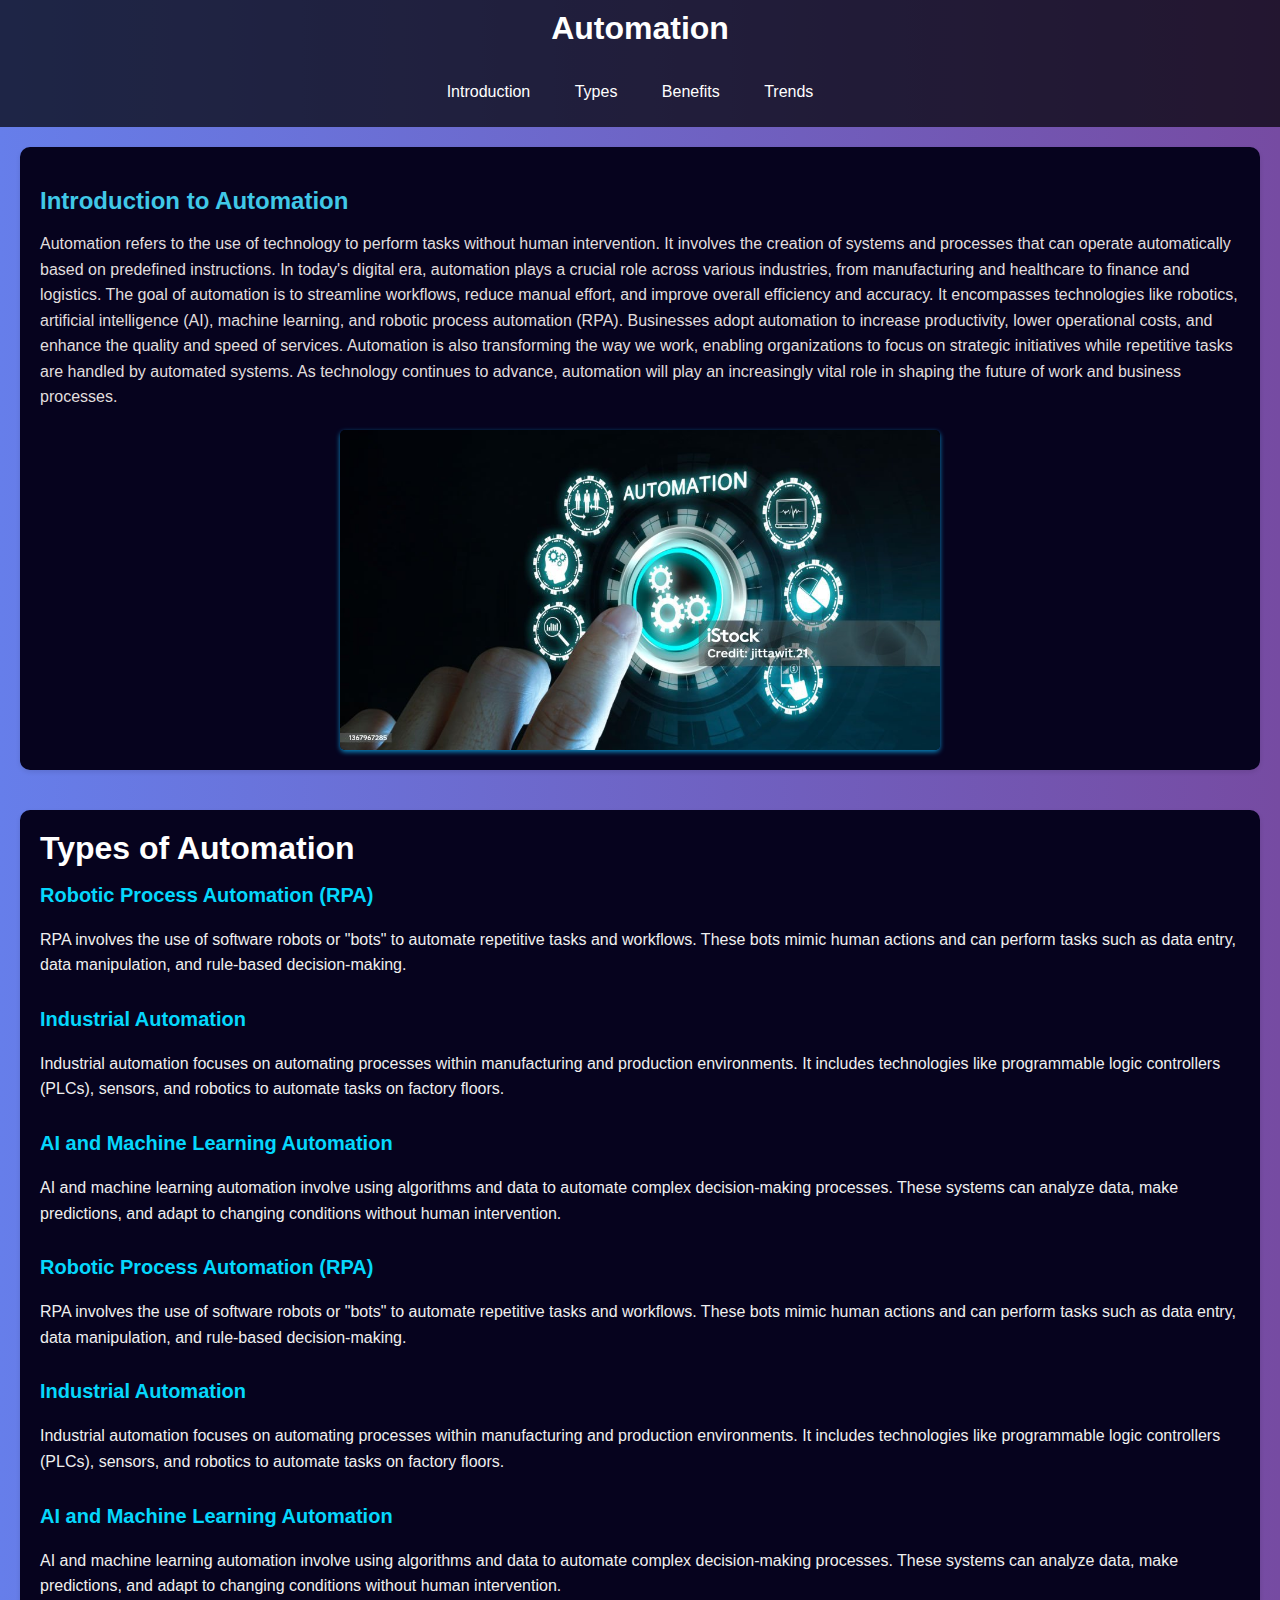
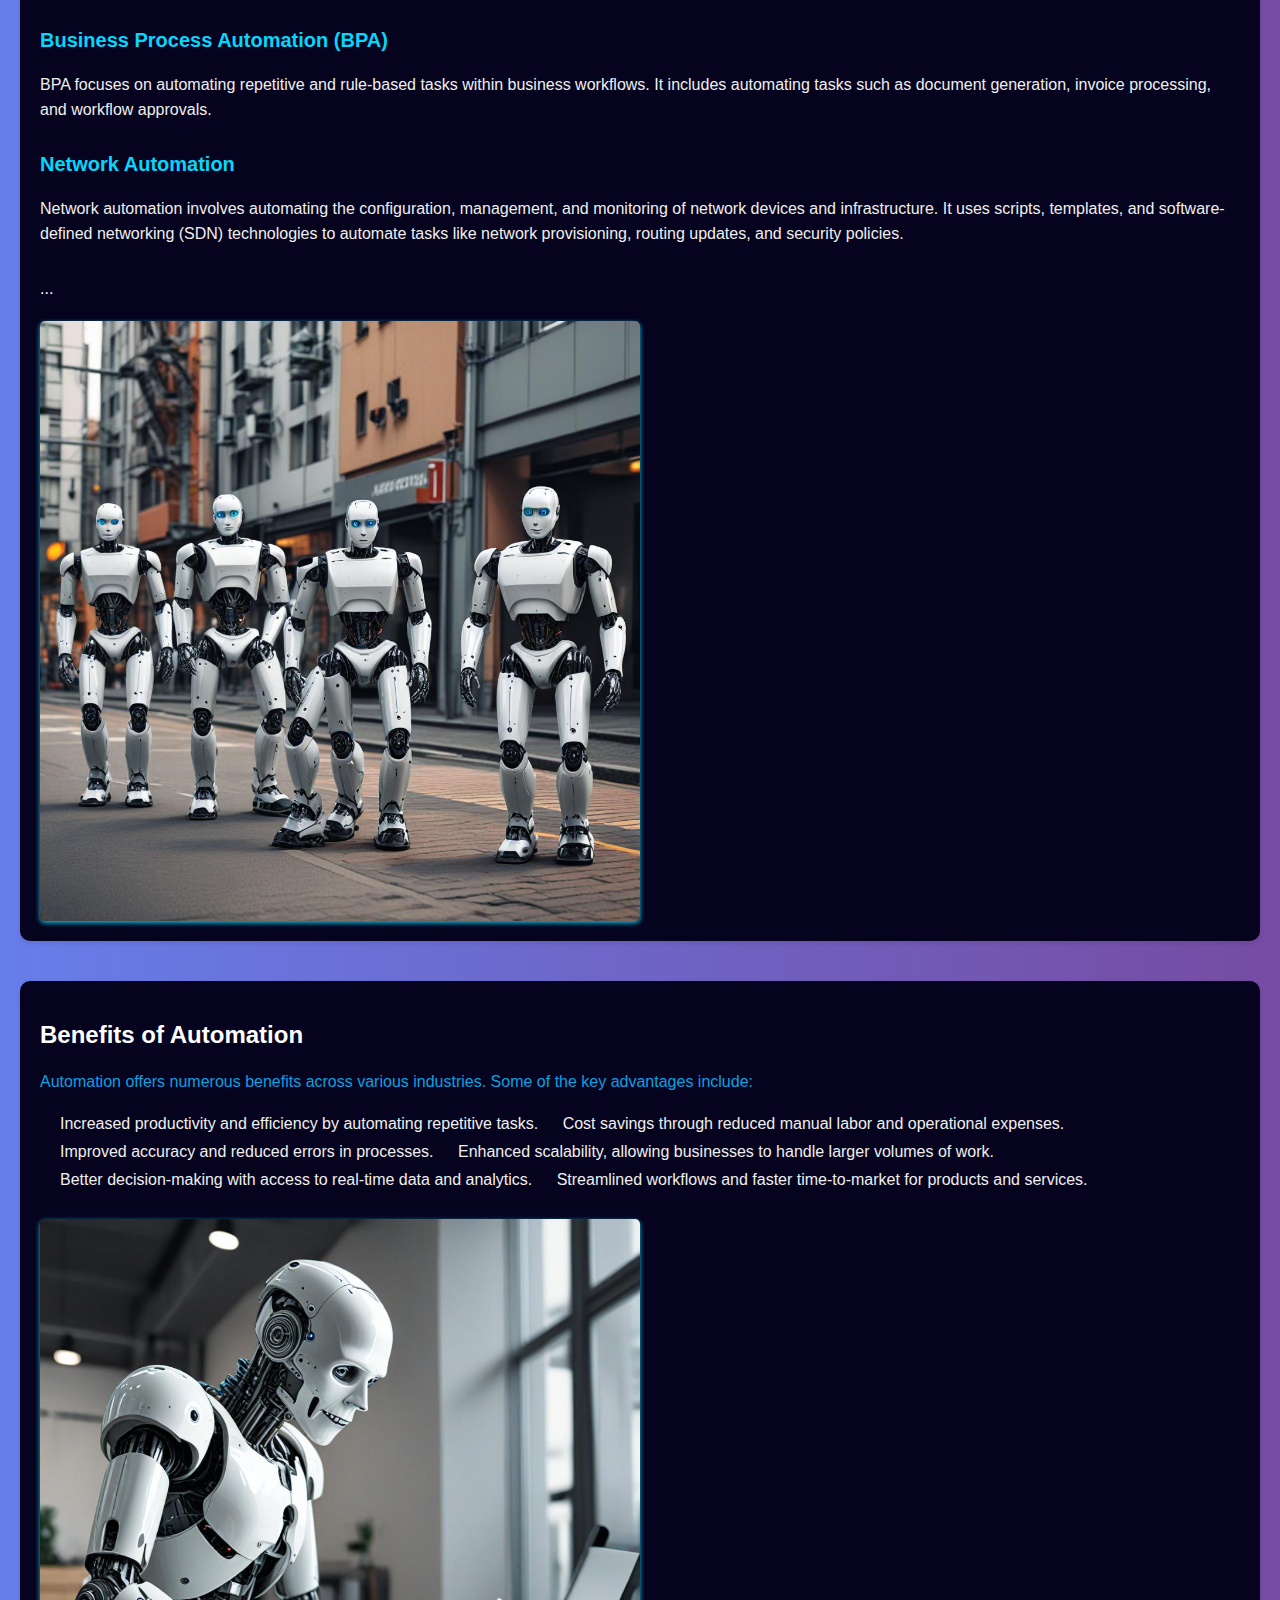
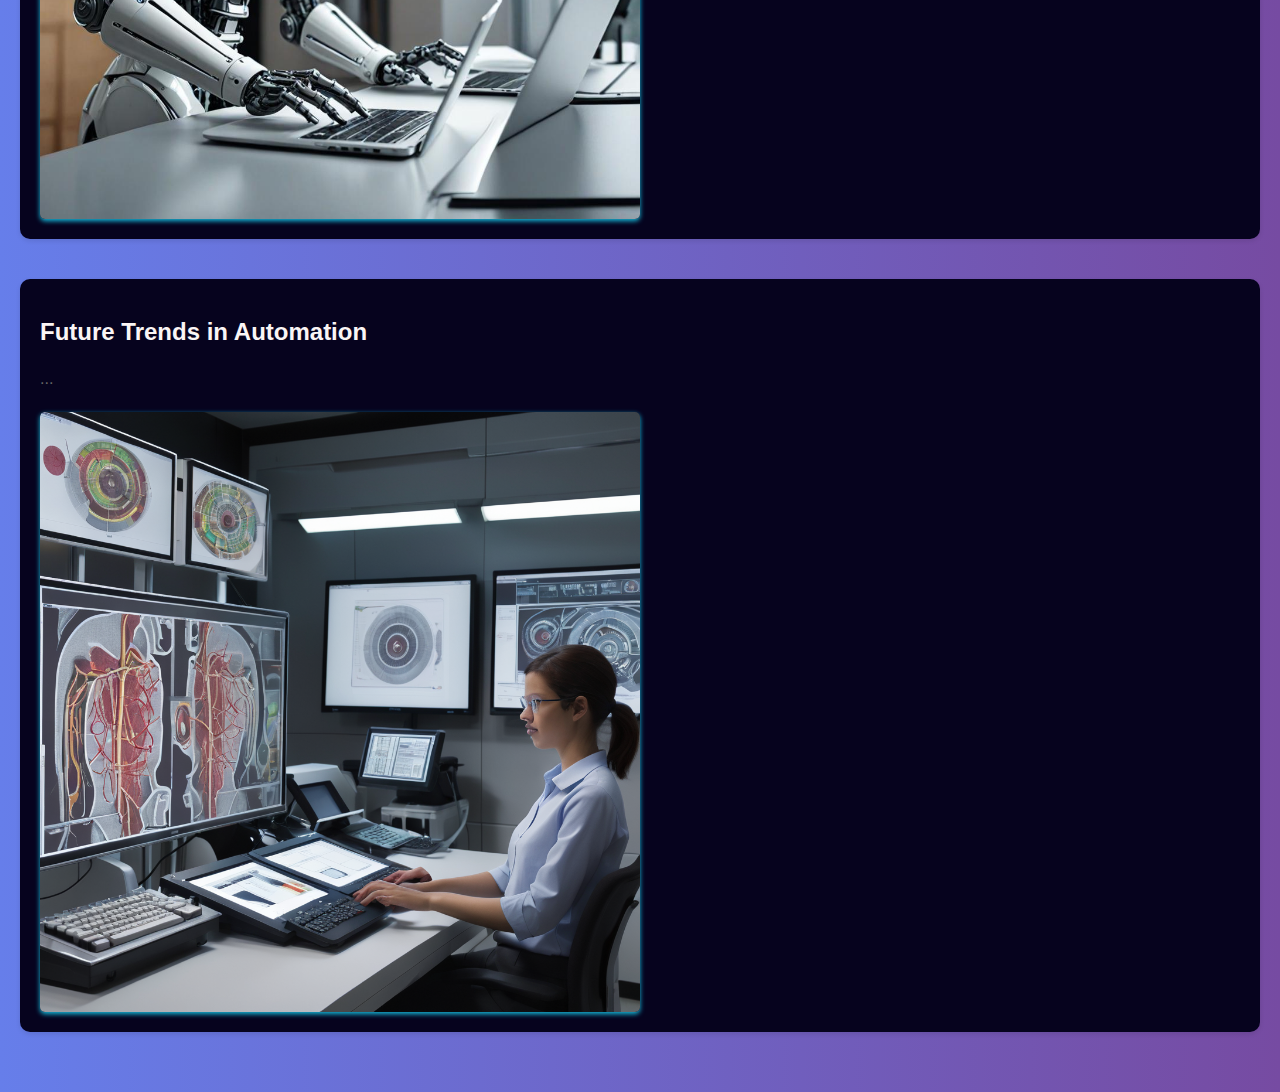
<file: power of ai section html pages/Automation.html>
<!DOCTYPE html>
<html lang="en">
  <head>
    <meta charset="UTF-8" />
    <meta name="viewport" content="width=device-width, initial-scale=1.0" />
    <title>Automation</title>
    <link rel="stylesheet" href="Automation.css">
  </head>
  <body>
    <header>
      <h1>Automation</h1>
    </header>

    <nav id="navbar">
      <ul>
        <li><a href="#introduction">Introduction</a></li>
        <li><a href="#types">Types</a></li>
        <li><a href="#benefits">Benefits</a></li>
        <li><a href="#trends">Trends</a></li>
      </ul>
    </nav>

    <main>
      <section id="introduction" class="section">
        <h2>Introduction to Automation</h2>
        <p>
          Automation refers to the use of technology to perform tasks without
          human intervention. It involves the creation of systems and processes
          that can operate automatically based on predefined instructions. In
          today's digital era, automation plays a crucial role across various
          industries, from manufacturing and healthcare to finance and
          logistics. The goal of automation is to streamline workflows, reduce
          manual effort, and improve overall efficiency and accuracy. It
          encompasses technologies like robotics, artificial intelligence (AI),
          machine learning, and robotic process automation (RPA). Businesses
          adopt automation to increase productivity, lower operational costs,
          and enhance the quality and speed of services. Automation is also
          transforming the way we work, enabling organizations to focus on
          strategic initiatives while repetitive tasks are handled by automated
          systems. As technology continues to advance, automation will play an
          increasingly vital role in shaping the future of work and business
          processes.
        </p>
        <img src="istockphoto-1367967285-1024x1024.jpg" alt="Introduction to Automation" />
      </section>

      <section id="types" class="section">
        <h1>Types of Automation</h1>
        <section id="rpa" class="automation-type">
            <h2>Robotic Process Automation (RPA)</h2>
            <div class="info">
                <p>RPA involves the use of software robots or "bots" to automate repetitive tasks and workflows. These bots mimic human actions and can perform tasks such as data entry, data manipulation, and rule-based decision-making.</p>
            </div>
        </section>

        <section id="industrial" class="automation-type">
            <h2>Industrial Automation</h2>
            <div class="info">
                <p>Industrial automation focuses on automating processes within manufacturing and production environments. It includes technologies like programmable logic controllers (PLCs), sensors, and robotics to automate tasks on factory floors.</p>
            </div>
        </section>

        <section id="ai-ml" class="automation-type">
            <h2>AI and Machine Learning Automation</h2>
            <div class="info">
                <p>AI and machine learning automation involve using algorithms and data to automate complex decision-making processes. These systems can analyze data, make predictions, and adapt to changing conditions without human intervention.</p>
            </div>
        </section>
        <section id="rpa" class="automation-type">
            <h2>Robotic Process Automation (RPA)</h2>
            <div class="info">
                <p>RPA involves the use of software robots or "bots" to automate repetitive tasks and workflows. These bots mimic human actions and can perform tasks such as data entry, data manipulation, and rule-based decision-making.</p>
            </div>
        </section>

        <section id="industrial" class="automation-type">
            <h2>Industrial Automation</h2>
            <div class="info">
                <p>Industrial automation focuses on automating processes within manufacturing and production environments. It includes technologies like programmable logic controllers (PLCs), sensors, and robotics to automate tasks on factory floors.</p>
            </div>
        </section>

        <section id="ai-ml" class="automation-type">
            <h2>AI and Machine Learning Automation</h2>
            <div class="info">
                <p>AI and machine learning automation involve using algorithms and data to automate complex decision-making processes. These systems can analyze data, make predictions, and adapt to changing conditions without human intervention.</p>
            </div>
        </section>

        <section id="bpa" class="automation-type">
            <h2>Business Process Automation (BPA)</h2>
            <div class="info">
                <p>BPA focuses on automating repetitive and rule-based tasks within business workflows. It includes automating tasks such as document generation, invoice processing, and workflow approvals.</p>
            </div>
        </section>

        <section id="network" class="automation-type">
            <h2>Network Automation</h2>
            <div class="info">
                <p>Network automation involves automating the configuration, management, and monitoring of network devices and infrastructure. It uses scripts, templates, and software-defined networking (SDN) technologies to automate tasks like network provisioning, routing updates, and security policies.</p>
            </div>
        </section>
        <p>...</p>
        <img src="7be05990-a7cc-4052-bc51-11d6bda35457.png" alt="Types of Automation" />
      </section>

      <section id="benefits" class="section">
        <h2>Benefits of Automation</h2>
        <p>
          Automation offers numerous benefits across various industries. Some of the key advantages include:
        </p>
        <ul>
          <li>Increased productivity and efficiency by automating repetitive tasks.</li>
          <li>Cost savings through reduced manual labor and operational expenses.</li>
          <li>Improved accuracy and reduced errors in processes.</li>
          <li>Enhanced scalability, allowing businesses to handle larger volumes of work.</li>
          <li>Better decision-making with access to real-time data and analytics.</li>
          <li>Streamlined workflows and faster time-to-market for products and services.</li>
        </ul>
        <img src="53662c9a-da1d-4756-ace7-e32d052d01d1.png" alt="Benefits of Automation" />
    </section>


      <section id="trends" class="section">
        <h2>Future Trends in Automation</h2>
        <p>...</p>
        <img
          src="Enable machines f20c4864-3522-40ea-aaa4-60c59afde768.png"
          alt="Future Trends in Automation"
        />
      </section>
    </main>

    <script>

        window.addEventListener("scroll", function () {
          const scrollPos = window.scrollY;

          sections.forEach((section) => {
            const topOffset = section.offsetTop - navbar.offsetHeight;
            const bottomOffset = topOffset + section.offsetHeight;

            if (scrollPos >= topOffset && scrollPos < bottomOffset) {
              navbar
                .querySelector('a[href="#' + section.id + '"]')
                .z.add("active");
            } else {
              navbar
                .querySelector('a[href="#' + section.id + '"]')
                .classList.remove("active");
            }
          });
        });

        navbar.addEventListener("click", function (event) {
          if (event.target.nodeName === "A") {
            event.preventDefault();
            const targetId = event.target.getAttribute("href").slice(1);
            const targetSection = document.getElementById(targetId);
            const offsetTop = targetSection.offsetTop - navbar.offsetHeight + 1;

            window.scroll({
              top: offsetTop,
              behavior: "smooth",
            });
          }
        });
      });
    </script>
    
  </body>
</html>
</file>
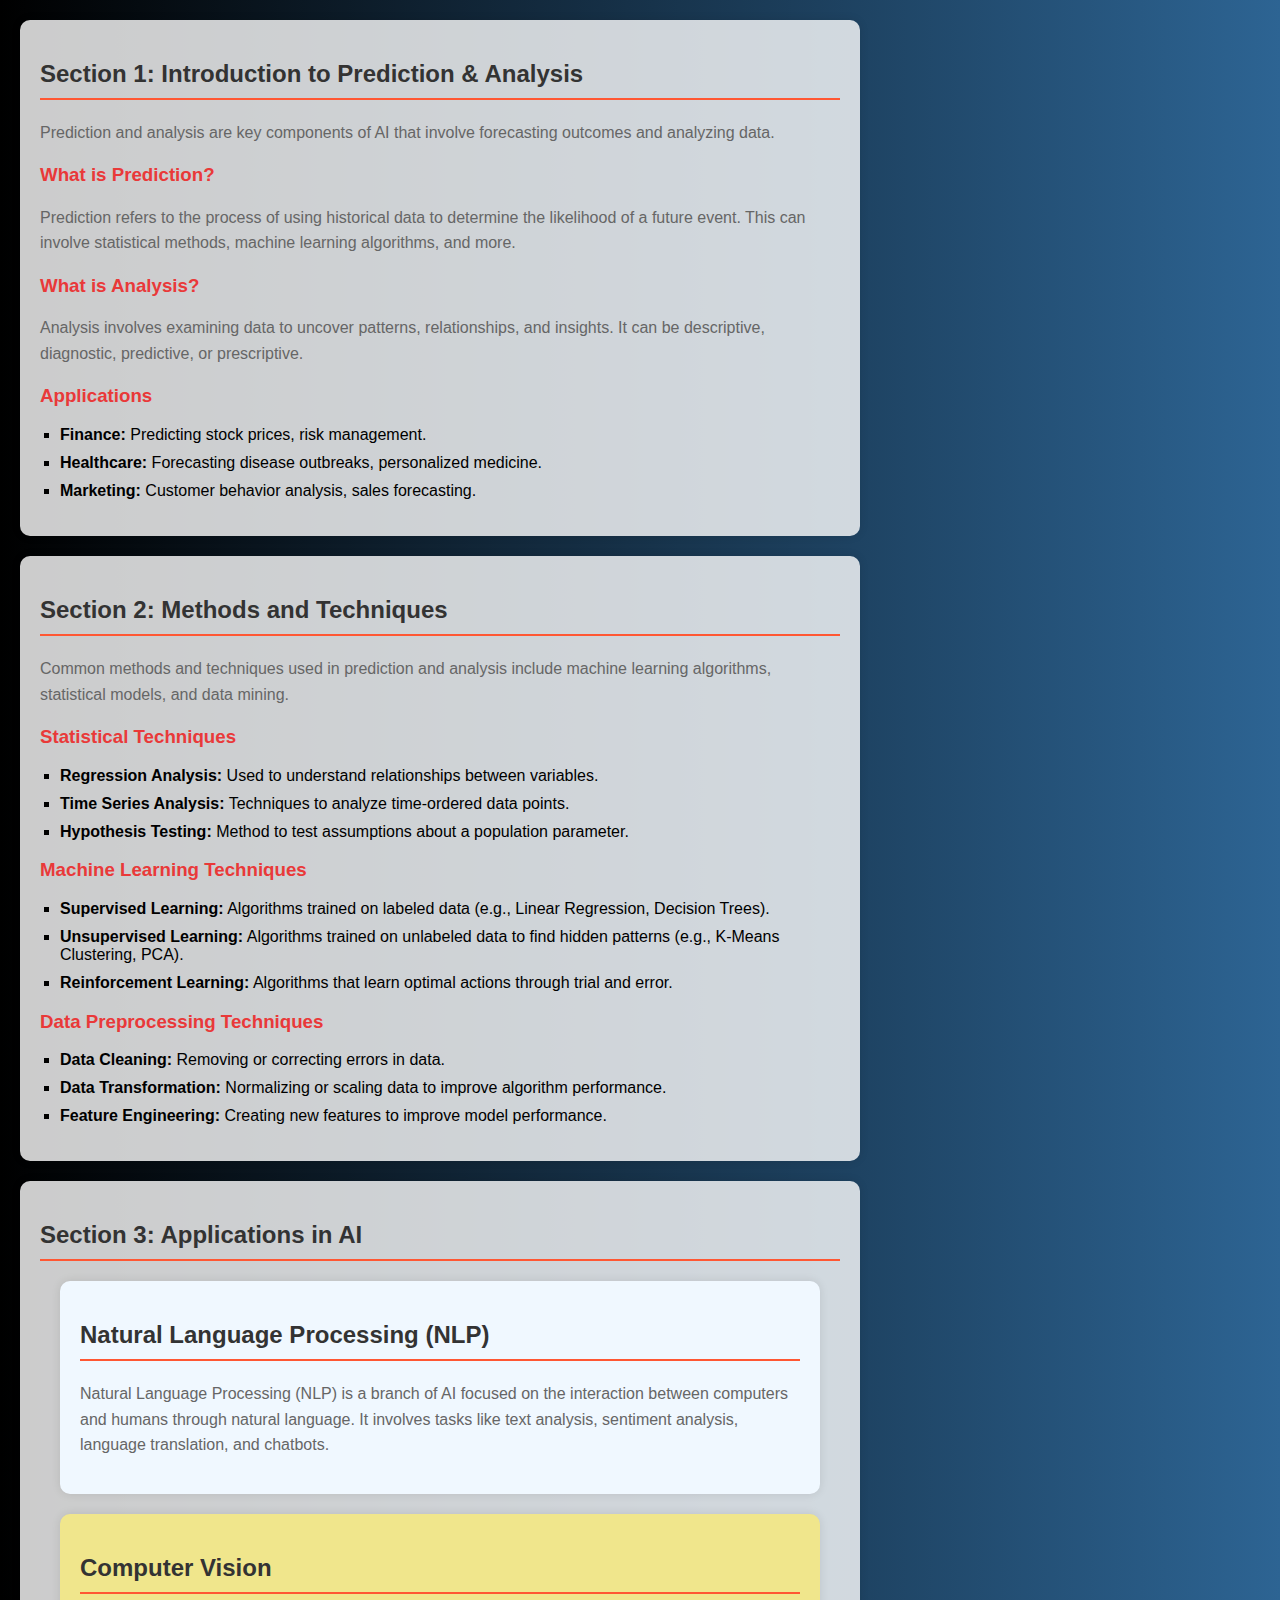
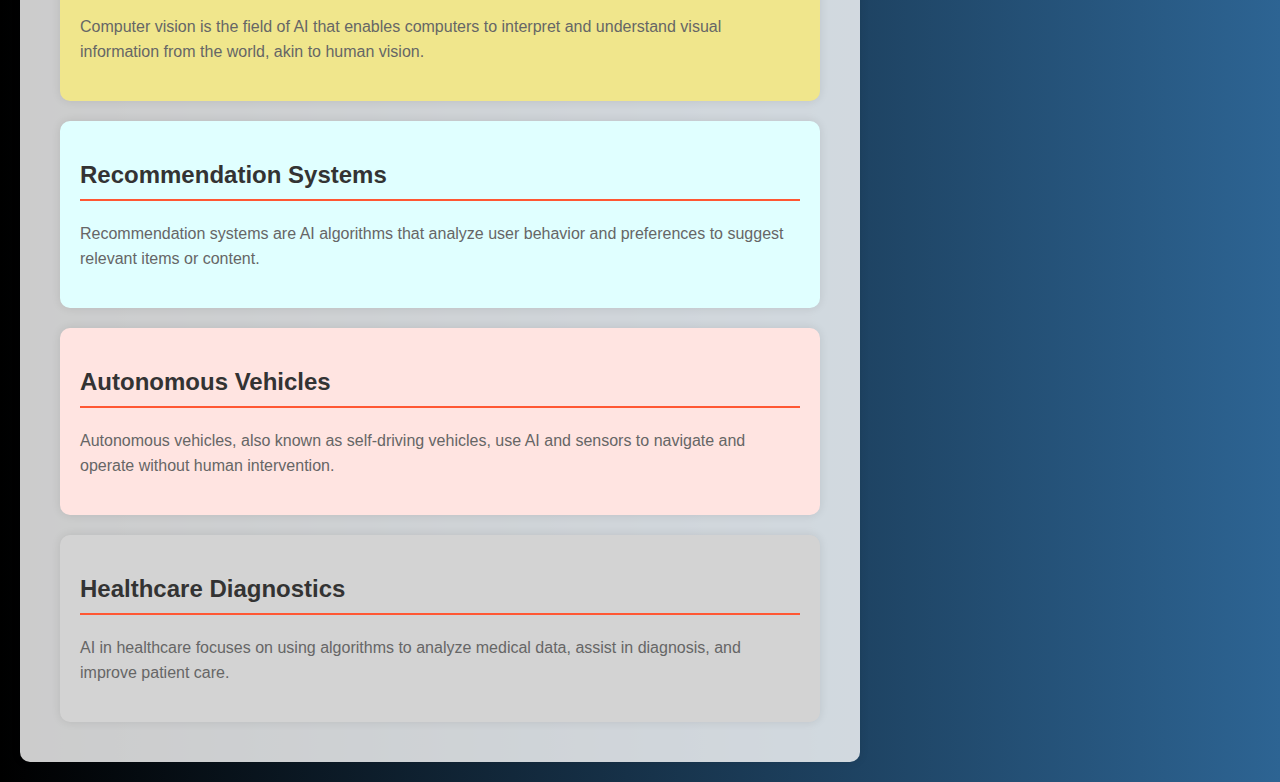
<file: power of ai section html pages/Prediction&Analysis .html>
<!DOCTYPE html>
<html lang="en">

<head>
    <meta charset="UTF-8">
    <meta name="viewport" content="width=device-width, initial-scale=1.0">
    <link rel="stylesheet" href="Prediction&Analysis .css">
    <title>Prediction & Analysis</title>
    <style>
        body {
            background: linear-gradient(to right, #000000, #2d6493);
            font-family: Arial, sans-serif;
        }

        .section {
            padding: 20px;
            margin: 20px;
            background-color: rgba(255, 255, 255, 0.8);
            border-radius: 10px;
        }

h3 {
    display: block;
    font-size: 1.17em;
    margin-block-start: 1em;
    margin-block-end: 1em;
    margin-inline-start: 0px;
    margin-inline-end: 0px;
    font-weight: bold;
    unicode-bidi: isolate;
    list-style: none;
}
    </style>
</head>

<body>
    <div class="section" id="section1">
        <h2>Section 1: Introduction to Prediction & Analysis</h2>
        <p id="section1-content">
            Prediction and analysis are crucial components in the realm of data science and analytics. They involve various techniques and tools to forecast future trends based on historical data. Understanding these concepts is essential for making informed decisions in numerous fields such as finance, healthcare, and marketing.
        </p>
        <h3>What is Prediction?</h3>
        <p>
            Prediction refers to the process of using historical data to determine the likelihood of a future event. This can involve statistical methods, machine learning algorithms, and more.
        </p>
        <h3>What is Analysis?</h3>
        <p>
            Analysis involves examining data to uncover patterns, relationships, and insights. It can be descriptive, diagnostic, predictive, or prescriptive.
        </p>
        <h3>Applications</h3>
        <ul>
            <li><strong>Finance:</strong> Predicting stock prices, risk management.</li>
            <li><strong>Healthcare:</strong> Forecasting disease outbreaks, personalized medicine.</li>
            <li><strong>Marketing:</strong> Customer behavior analysis, sales forecasting.</li>
        </ul>
    </div>
</body>

<div class="section" id="section2">
    <h2>Section 2: Methods and Techniques</h2>
    <p id="section2-content">
        Methods and techniques in data analysis and prediction are essential for extracting meaningful insights from data. These techniques can be broadly categorized into statistical methods and machine learning algorithms.
    </p>
    <h3>Statistical Techniques</h3>
    <ul>
        <li><strong>Regression Analysis:</strong> Used to understand relationships between variables.</li>
        <li><strong>Time Series Analysis:</strong> Techniques to analyze time-ordered data points.</li>
        <li><strong>Hypothesis Testing:</strong> Method to test assumptions about a population parameter.</li>
    </ul>
    <h3>Machine Learning Techniques</h3>
    <ul>
        <li><strong>Supervised Learning:</strong> Algorithms trained on labeled data (e.g., Linear Regression, Decision Trees).</li>
        <li><strong>Unsupervised Learning:</strong> Algorithms trained on unlabeled data to find hidden patterns (e.g., K-Means Clustering, PCA).</li>
        <li><strong>Reinforcement Learning:</strong> Algorithms that learn optimal actions through trial and error.</li>
    </ul>
    <h3>Data Preprocessing Techniques</h3>
    <ul>
        <li><strong>Data Cleaning:</strong> Removing or correcting errors in data.</li>
        <li><strong>Data Transformation:</strong> Normalizing or scaling data to improve algorithm performance.</li>
        <li><strong>Feature Engineering:</strong> Creating new features to improve model performance.</li>
    </ul>
</div>

<div class="section" id="section3">
        <h2>Section 3: Applications in AI</h2>
        <div class="section" id="nlp">
            <h2>Natural Language Processing (NLP)</h2>
            <p>
                Natural Language Processing (NLP) is a branch of AI focused on the interaction between computers and humans through natural language. It involves tasks like text analysis, sentiment analysis, language translation, and chatbots.
            </p>
            <!-- Add more detailed information here -->
        </div>
    
        <div class="section" id="computer-vision">
            <h2>Computer Vision</h2>
            <p>
                Computer vision is the field of AI that enables computers to interpret and understand visual information from the world, akin to human vision.
            </p>
            <!-- Add more detailed information here -->
        </div>
    
        <div class="section" id="recommendation-systems">
            <h2>Recommendation Systems</h2>
            <p>
                Recommendation systems are AI algorithms that analyze user behavior and preferences to suggest relevant items or content.
            </p>
            <!-- Add more detailed information here -->
        </div>
    
        <div class="section" id="autonomous-vehicles">
            <h2>Autonomous Vehicles</h2>
            <p>
                Autonomous vehicles, also known as self-driving vehicles, use AI and sensors to navigate and operate without human intervention.
            </p>
            <!-- Add more detailed information here -->
        </div>
    
        <div class="section" id="healthcare-diagnostics">
            <h2>Healthcare Diagnostics</h2>
            <p>
                AI in healthcare focuses on using algorithms to analyze medical data, assist in diagnosis, and improve patient care.
            </p>
            <!-- Add more detailed information here -->
        </div>
</div>

    <script>
        // Dummy content for demonstration purposes
        const content1 = "Prediction and analysis are key components of AI that involve forecasting outcomes and analyzing data.";
        const content2 = "Common methods and techniques used in prediction and analysis include machine learning algorithms, statistical models, and data mining.";
        const content3 = "Applications of prediction and analysis in AI include weather forecasting, financial market predictions, healthcare diagnostics, and more.";

        // Update the content dynamically
        document.getElementById('section1-content').textContent = content1;
        document.getElementById('section2-content').textContent = content2;
        document.getElementById('section3-content').textContent = content3;
    </script>
</body>

</html>
</file>
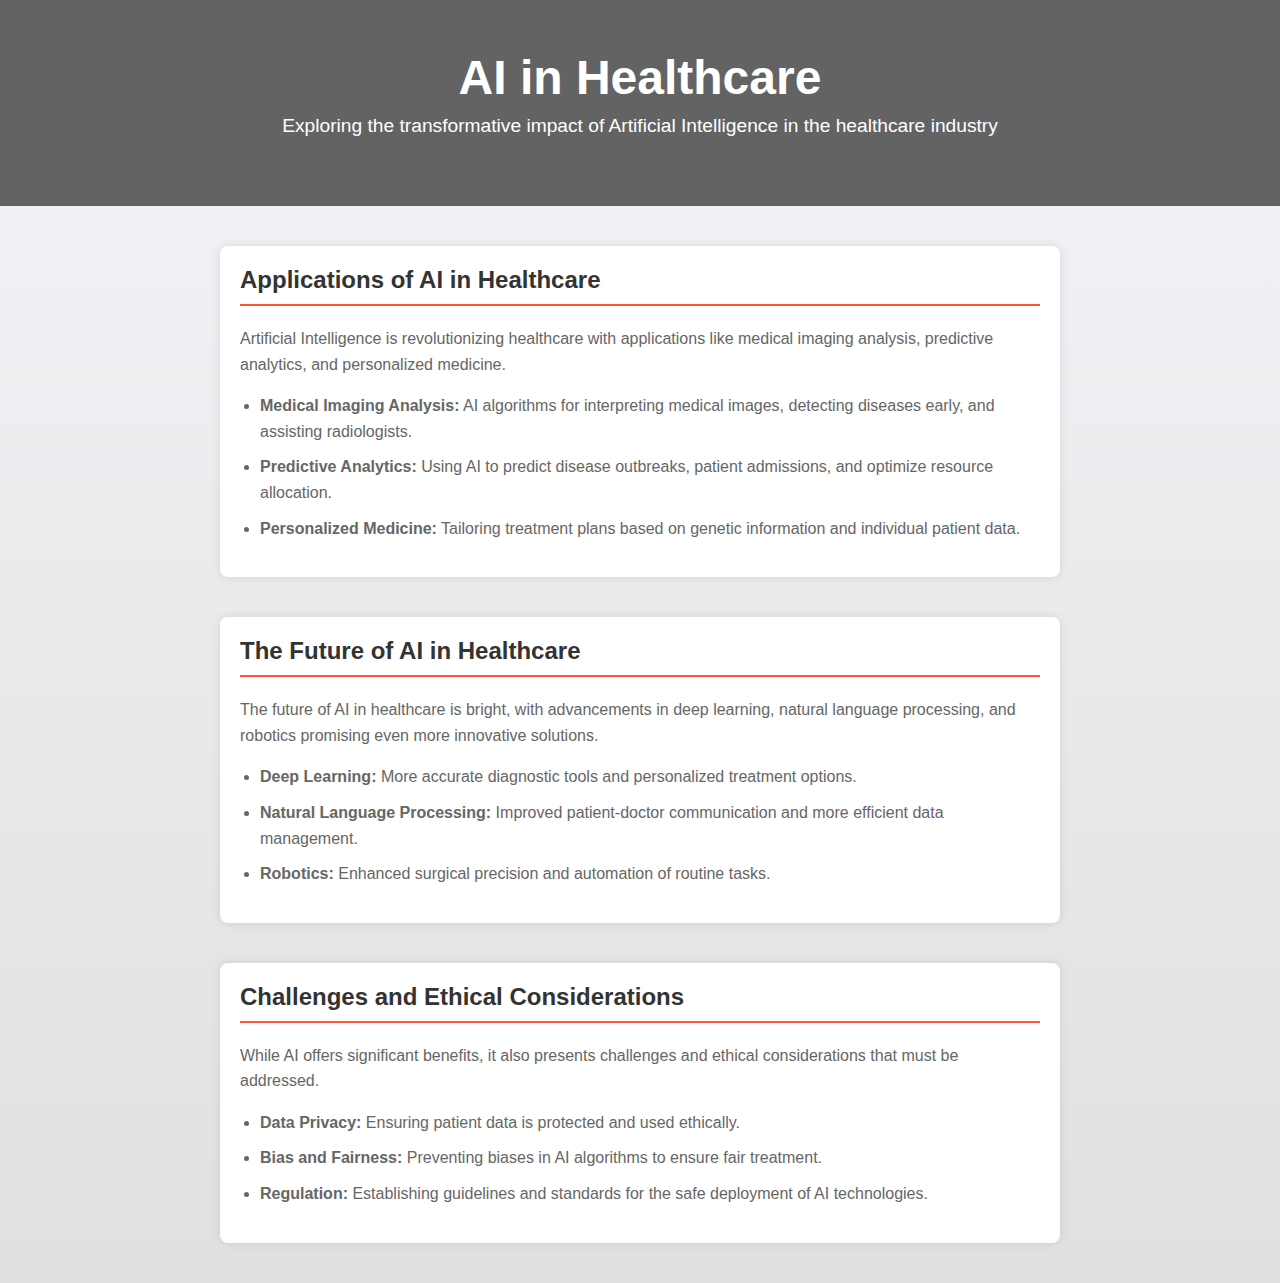
<file: The Future of AI html pages/AI in Healthcare.html>
<!DOCTYPE html>
<html lang="en">
<head>
    <meta charset="UTF-8">
    <meta name="viewport" content="width=device-width, initial-scale=1.0">
    <title>AI in Healthcare</title>
    <link rel="stylesheet" href="AI  in Healthcare.css">
</head>
<body>
    <div class="header">
        <h1>AI in Healthcare</h1>
        <p>Exploring the transformative impact of Artificial Intelligence in the healthcare industry</p>
    </div>

    <div class="content">
        <div class="section" id="applications">
            <h2>Applications of AI in Healthcare</h2>
            <p>Artificial Intelligence is revolutionizing healthcare with applications like medical imaging analysis, predictive analytics, and personalized medicine.</p>
            <ul>
                <li><strong>Medical Imaging Analysis:</strong> AI algorithms for interpreting medical images, detecting diseases early, and assisting radiologists.</li>
                <li><strong>Predictive Analytics:</strong> Using AI to predict disease outbreaks, patient admissions, and optimize resource allocation.</li>
                <li><strong>Personalized Medicine:</strong> Tailoring treatment plans based on genetic information and individual patient data.</li>
            </ul>
        </div>

        <div class="section" id="future">
            <h2>The Future of AI in Healthcare</h2>
            <p>The future of AI in healthcare is bright, with advancements in deep learning, natural language processing, and robotics promising even more innovative solutions.</p>
            <ul>
                <li><strong>Deep Learning:</strong> More accurate diagnostic tools and personalized treatment options.</li>
                <li><strong>Natural Language Processing:</strong> Improved patient-doctor communication and more efficient data management.</li>
                <li><strong>Robotics:</strong> Enhanced surgical precision and automation of routine tasks.</li>
            </ul>
        </div>

        <div class="section" id="challenges">
            <h2>Challenges and Ethical Considerations</h2>
            <p>While AI offers significant benefits, it also presents challenges and ethical considerations that must be addressed.</p>
            <ul>
                <li><strong>Data Privacy:</strong> Ensuring patient data is protected and used ethically.</li>
                <li><strong>Bias and Fairness:</strong> Preventing biases in AI algorithms to ensure fair treatment.</li>
                <li><strong>Regulation:</strong> Establishing guidelines and standards for the safe deployment of AI technologies.</li>
            </ul>
        </div>
    </div>

    <script src="AI  in Healthcare.js"></script>
</body>
</html>
</file>
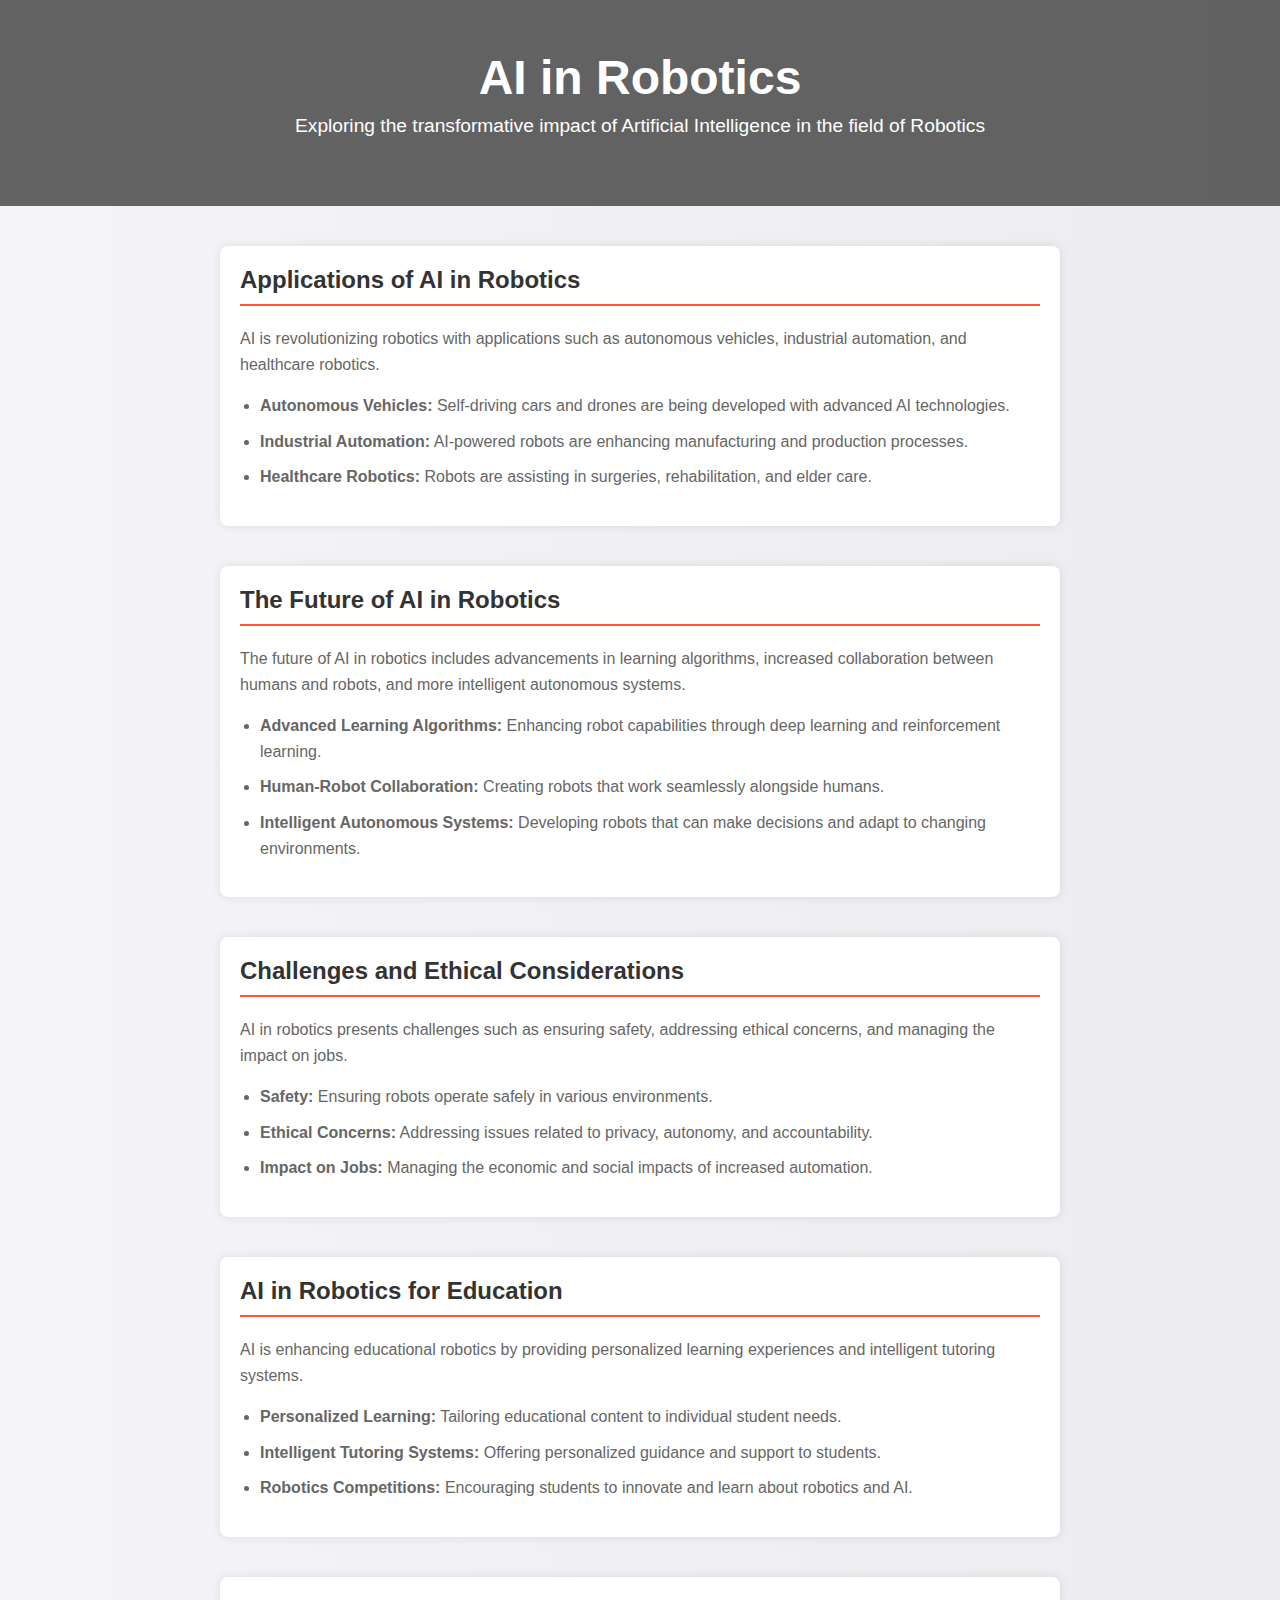
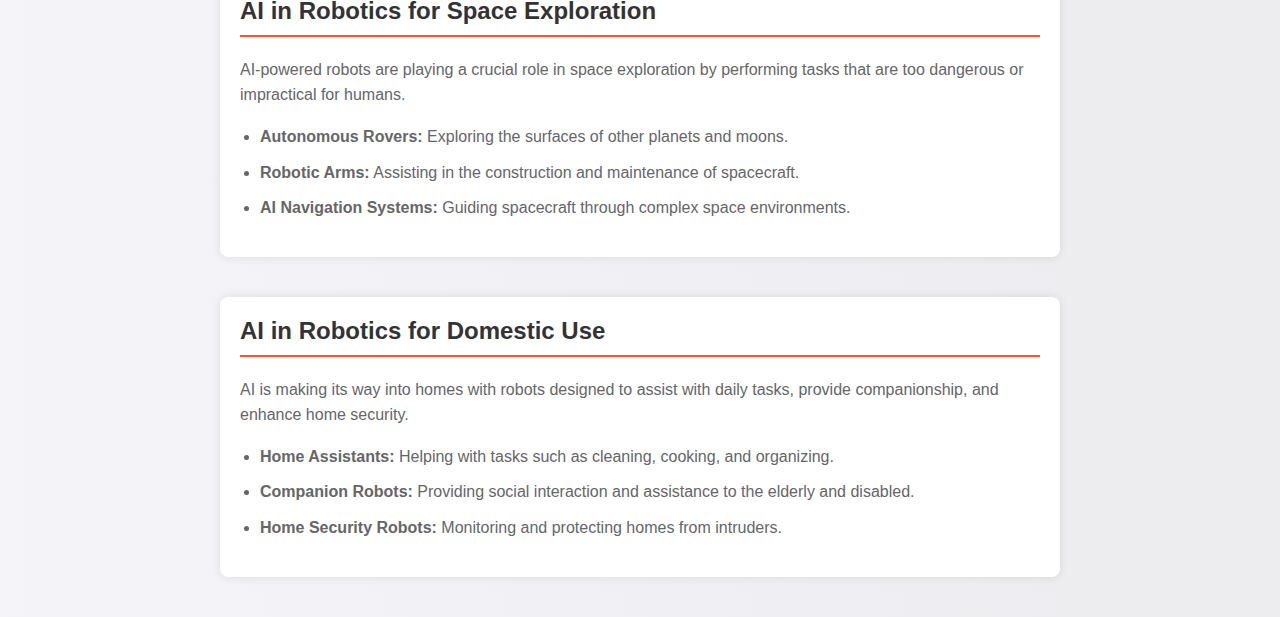
<file: The Future of AI html pages/AI in Robotics.html>
<!DOCTYPE html>
<html lang="en">
<head>
    <meta charset="UTF-8">
    <meta name="viewport" content="width=device-width, initial-scale=1.0">
    <title>AI in Robotics</title>
    <link rel="stylesheet" href="AI in Robotics.css">
</head>
<body>
    <div class="header">
        <h1>AI in Robotics</h1>
        <p>Exploring the transformative impact of Artificial Intelligence in the field of Robotics</p>
    </div>

    <div class="content">
        <div class="section" id="applications">
            <h2>Applications of AI in Robotics</h2>
            <p>AI is revolutionizing robotics with applications such as autonomous vehicles, industrial automation, and healthcare robotics.</p>
            <ul>
                <li><strong>Autonomous Vehicles:</strong> Self-driving cars and drones are being developed with advanced AI technologies.</li>
                <li><strong>Industrial Automation:</strong> AI-powered robots are enhancing manufacturing and production processes.</li>
                <li><strong>Healthcare Robotics:</strong> Robots are assisting in surgeries, rehabilitation, and elder care.</li>
            </ul>
        </div>

        <div class="section" id="future">
            <h2>The Future of AI in Robotics</h2>
            <p>The future of AI in robotics includes advancements in learning algorithms, increased collaboration between humans and robots, and more intelligent autonomous systems.</p>
            <ul>
                <li><strong>Advanced Learning Algorithms:</strong> Enhancing robot capabilities through deep learning and reinforcement learning.</li>
                <li><strong>Human-Robot Collaboration:</strong> Creating robots that work seamlessly alongside humans.</li>
                <li><strong>Intelligent Autonomous Systems:</strong> Developing robots that can make decisions and adapt to changing environments.</li>
            </ul>
        </div>

        <div class="section" id="challenges">
            <h2>Challenges and Ethical Considerations</h2>
            <p>AI in robotics presents challenges such as ensuring safety, addressing ethical concerns, and managing the impact on jobs.</p>
            <ul>
                <li><strong>Safety:</strong> Ensuring robots operate safely in various environments.</li>
                <li><strong>Ethical Concerns:</strong> Addressing issues related to privacy, autonomy, and accountability.</li>
                <li><strong>Impact on Jobs:</strong> Managing the economic and social impacts of increased automation.</li>
            </ul>
        </div>

        <div class="section" id="education">
            <h2>AI in Robotics for Education</h2>
            <p>AI is enhancing educational robotics by providing personalized learning experiences and intelligent tutoring systems.</p>
            <ul>
                <li><strong>Personalized Learning:</strong> Tailoring educational content to individual student needs.</li>
                <li><strong>Intelligent Tutoring Systems:</strong> Offering personalized guidance and support to students.</li>
                <li><strong>Robotics Competitions:</strong> Encouraging students to innovate and learn about robotics and AI.</li>
            </ul>
        </div>

        <div class="section" id="space">
            <h2>AI in Robotics for Space Exploration</h2>
            <p>AI-powered robots are playing a crucial role in space exploration by performing tasks that are too dangerous or impractical for humans.</p>
            <ul>
                <li><strong>Autonomous Rovers:</strong> Exploring the surfaces of other planets and moons.</li>
                <li><strong>Robotic Arms:</strong> Assisting in the construction and maintenance of spacecraft.</li>
                <li><strong>AI Navigation Systems:</strong> Guiding spacecraft through complex space environments.</li>
            </ul>
        </div>

        <div class="section" id="domestic">
            <h2>AI in Robotics for Domestic Use</h2>
            <p>AI is making its way into homes with robots designed to assist with daily tasks, provide companionship, and enhance home security.</p>
            <ul>
                <li><strong>Home Assistants:</strong> Helping with tasks such as cleaning, cooking, and organizing.</li>
                <li><strong>Companion Robots:</strong> Providing social interaction and assistance to the elderly and disabled.</li>
                <li><strong>Home Security Robots:</strong> Monitoring and protecting homes from intruders.</li>
            </ul>
        </div>
    </div>

    <script src="AI in Robotics.js"></script>
</body>
</html>
</file>
<file: power of ai section html pages/Automation.css>
body {
        font-family: Arial, sans-serif;
        margin: 0;
        padding: 0;
        background: linear-gradient(to right, #667eea, #764ba2);
        color: #fff;
      }

      header {
        background-color: rgba(0, 0, 0, 0.7);
        padding: 10px 0;
        text-align: center;
      }

      h1 {
        font-size: 32px;
        margin: 0;
      }

      nav {
        background-color: rgba(0, 0, 0, 0.7);
        padding: 10px 0;
        text-align: center;
      }

      ul {
        list-style-type: none;
        padding: 0;
      }

      li {
        display: inline-block;
        margin-right: 20px;
      }

      li a {
        color: #fff;
        text-decoration: none;
        padding: 10px;
      }

      li a.active {
        font-weight: bold;
      }

      main {
        padding: 20px;
      }

      .section {
        margin-bottom: 40px;
      }

      h2 {
        font-size: 24px;
        margin-bottom: 10px;
      }

      p {
        font-size: 16px;
        line-height: 1.5;
        margin-bottom: 20px;
      }

      img {
        max-width: 100%;
        height: auto;
        border-radius: 5px;
      }
      /* -------------------------intro-------------------------- */
      #introduction {
        background-color: #06031e;
    border-radius: 10px;
    padding: 20px;
    box-shadow: 0px 2px 5px rgba(0, 0, 0, 0.1);
}

#introduction h2 {
  color: #40c8e7;
    margin-bottom: 15px;
}

#introduction p {
  color: #e0dede;
    margin-bottom: 20px;
    line-height: 1.6;
}

#introduction img {
  display: block;
  margin: 0 auto;
  margin-top: 20px;
  border-radius: 5px;
  box-shadow: 0px 2px 5px rgb(12 136 192);
}
/* -------------------types---------------------- */
/* Styles for the Types of Automation section */
#types {
  background-color: #06031e;
    padding: 20px;
    border-radius: 10px;
    box-shadow: 0px 2px 5px rgba(0, 0, 0, 0.1);
    margin-bottom: 40px;
}

#types h2 {
  color: #05d7fc;
    margin-bottom: 20px;
}

.automation-type {
    margin-bottom: 30px;
}

.automation-type h2 {
    font-size: 20px;
    margin-bottom: 10px;
    color: #333;
}

.automation-type .info p {
  color: #efefef;
    margin-bottom: 15px;
    line-height: 1.6;
}

/* Styling the Benefits and Trends sections */
#benefits, #trends {
  background-color: #06031e;
    padding: 20px;
    border-radius: 10px;
    box-shadow: 0px 2px 5px rgba(0, 0, 0, 0.1);
    margin-bottom: 40px;
}

#benefits h2, #trends h2 {
    color: #faf5f5;
    margin-bottom: 20px;
}

#benefits p, #trends p {
    color: #666;
    margin-bottom: 20px;
    line-height: 1.6;
}

/* Image styles */
img {
    max-width: 100%;
    height: auto;
    border-radius: 5px;
    box-shadow: 0px 2px 5px rgba(0, 0, 0, 0.1);
}
/* ----------------------------another ------------------------ */
/* Styles for the Benefits of Automation section */
#benefits {
  background-color: #06031e;
    padding: 20px;
    border-radius: 10px;
    box-shadow: 0px 2px 5px rgba(0, 0, 0, 0.1);
    margin-bottom: 40px;
}

#benefits h2 {
    color: #ffffff;
    margin-bottom: 20px;
}

#benefits p {
  color: #0aa1e0;    
  margin-bottom: 20px;
    line-height: 1.6;
}

#benefits ul {
  color: #efefef;
    margin-bottom: 20px;
    padding-left: 20px;
}

#benefits ul li {
    margin-bottom: 10px;
}

/* Image styles */
img {
  display: block;
    max-width: 50%;
    height: auto;
    border-radius: 5px;
    box-shadow: 0px 2px 5px rgb(23 189 222);
}
</file>
<file: power of ai section html pages/Prediction&Analysis .css>
body {
    font-family: Arial, sans-serif;
    margin: 0;
    padding: 0;
    background-color: #f4f4f9;
}

.section {
    padding: 20px;
    margin: 20px auto;
    max-width: 800px;
    background-color: #ffffff;
    border-radius: 8px;
    box-shadow: 0 0 10px rgba(0, 0, 0, 0.1);
}

h2 {
    color: #333;
    border-bottom: 2px solid #ff5733;
    padding-bottom: 10px;
}

h3 {
    color: #555;
    margin-top: 20px;
}

p {
    color: #666;
    line-height: 1.6;
}

ul {
    list-style-type: square;
    padding-left: 20px;
}

li {
    margin: 10px 0;
}

strong {
    color: #000;
}
/* --------------------------section 2------------------------ */
body {
    font-family: Arial, sans-serif;
    margin: 0;
    padding: 0;
    background-color: #f4f4f9;
}

.section {
    padding: 20px;
    margin: 20px auto;
    max-width: 800px;
    background-color: #ffffff;
    border-radius: 8px;
    box-shadow: 0 0 10px rgba(0, 0, 0, 0.1);
}

h2 {
    color: #333;
    border-bottom: 2px solid #ff5733;
    padding-bottom: 10px;
}

h3 {
    color: #e93939;
    margin-top: 20px;
}

p {
    color: #666;
    line-height: 1.6;
}

ul {
    list-style-type: square;
    padding-left: 20px;
}

li {
    margin: 10px 0;
}

strong {
    color: #000;
}
/* ----------------------3rd section--------------------------- */
body {
    font-family: Arial, sans-serif;
    margin: 0;
    padding: 0;
    background-color: #f4f4f9;
}

.section {
    padding: 20px;
    margin: 20px auto;
    max-width: 800px;
    background-color: #ffffff;
    border-radius: 8px;
    box-shadow: 0 0 10px rgba(0, 0, 0, 0.1);
    transition: background-color 0.3s ease, transform 0.3s ease;
}

h2 {
    color: #333;
    border-bottom: 2px solid #ff5733;
    padding-bottom: 10px;
}

p {
    color: #666;
    line-height: 1.6;
}

/* Hover animation */
.section:hover {
    background-color: #3f3f3f;
    color: #ffffff;
    transform: scale(1.05);
}

.section:hover h2,
.section:hover p {
    color: #050404;
}

/* Styling specific sections */
#nlp {
    background-color: #f0f8ff; /* Light blue */
}

#computer-vision {
    background-color: #f0e68c; /* Light yellow */
}

#recommendation-systems {
    background-color: #e0ffff; /* Light cyan */
}

#autonomous-vehicles {
    background-color: #ffe4e1; /* Light pink */
}

#healthcare-diagnostics {
    background-color: #d3d3d3; /* Light grey */
}
</file>
<file: The Future of AI html pages/AI  in Healthcare.css>
/* styles.css */

body {
    margin: 0;
    padding: 0;
    font-family: 'Arial', sans-serif;
    background: linear-gradient(to bottom, #f4f4f9, #e0e0e0);
    overflow-x: hidden;
}

.header {
    text-align: center;
    padding: 50px 20px;
    background: rgba(63, 63, 63, 0.8);
    color: white;
}

.header h1 {
    margin: 0;
    font-size: 3em;
}

.header p {
    margin-top: 10px;
    font-size: 1.2em;
}

.content {
    display: flex;
    flex-direction: column;
    align-items: center;
    padding: 20px;
}

.section {
    background: white;
    width: 90%;
    max-width: 800px;
    margin: 20px 0;
    padding: 20px;
    border-radius: 8px;
    box-shadow: 0 0 10px rgba(0, 0, 0, 0.1);
    transition: transform 0.3s ease, background-color 0.3s ease;
}

.section h2 {
    margin-top: 0;
    color: #333;
    border-bottom: 2px solid #ff5733;
    padding-bottom: 10px;
}

.section p, .section ul {
    color: #666;
    line-height: 1.6;
}

.section ul {
    list-style-type: disc;
    padding-left: 20px;
}

.section li {
    margin: 10px 0;
}

.section:hover {
    transform: scale(1.03);
    background-color: #f7f7f7;
}

/* Responsive Design */
@media (max-width: 768px) {
    .header h1 {
        font-size: 2.5em;
    }

    .header p {
        font-size: 1em;
    }

    .section {
        width: 95%;
    }
}
</file>
<file: The Future of AI html pages/AI in Robotics.css>
/* styles.css */

body {
    margin: 0;
    padding: 0;
    font-family: 'Arial', sans-serif;
    background: linear-gradient(90deg, #f4f4f9, #e0e0e0, #c0c0c0, #a0a0a0);
    background-size: 800% 800%;
    animation: gradientAnimation 30s ease infinite;
    overflow-x: hidden;
}

@keyframes gradientAnimation {
    0% { background-position: 0% 50%; }
    50% { background-position: 100% 50%; }
    100% { background-position: 0% 50%; }
}

.header {
    text-align: center;
    padding: 50px 20px;
    background: rgba(63, 63, 63, 0.8);
    color: white;
}

.header h1 {
    margin: 0;
    font-size: 3em;
}

.header p {
    margin-top: 10px;
    font-size: 1.2em;
}

.content {
    display: flex;
    flex-direction: column;
    align-items: center;
    padding: 20px;
}

.section {
    background: white;
    width: 90%;
    max-width: 800px;
    margin: 20px 0;
    padding: 20px;
    border-radius: 8px;
    box-shadow: 0 0 10px rgba(0, 0, 0, 0.1);
    transition: transform 0.3s ease, background-color 0.3s ease;
}

.section h2 {
    margin-top: 0;
    color: #333;
    border-bottom: 2px solid #ff5733;
    padding-bottom: 10px;
}

.section p, .section ul {
    color: #666;
    line-height: 1.6;
}

.section ul {
    list-style-type: disc;
    padding-left: 20px;
}

.section li {
    margin: 10px 0;
}

.section:hover {
    transform: scale(1.03);
    background-color: #f7f7f7;
}

/* Responsive Design */
@media (max-width: 768px) {
    .header h1 {
        font-size: 2.5em;
    }

    .header p {
        font-size: 1em;
    }

    .section {
        width: 95%;
    }
}
</file>
